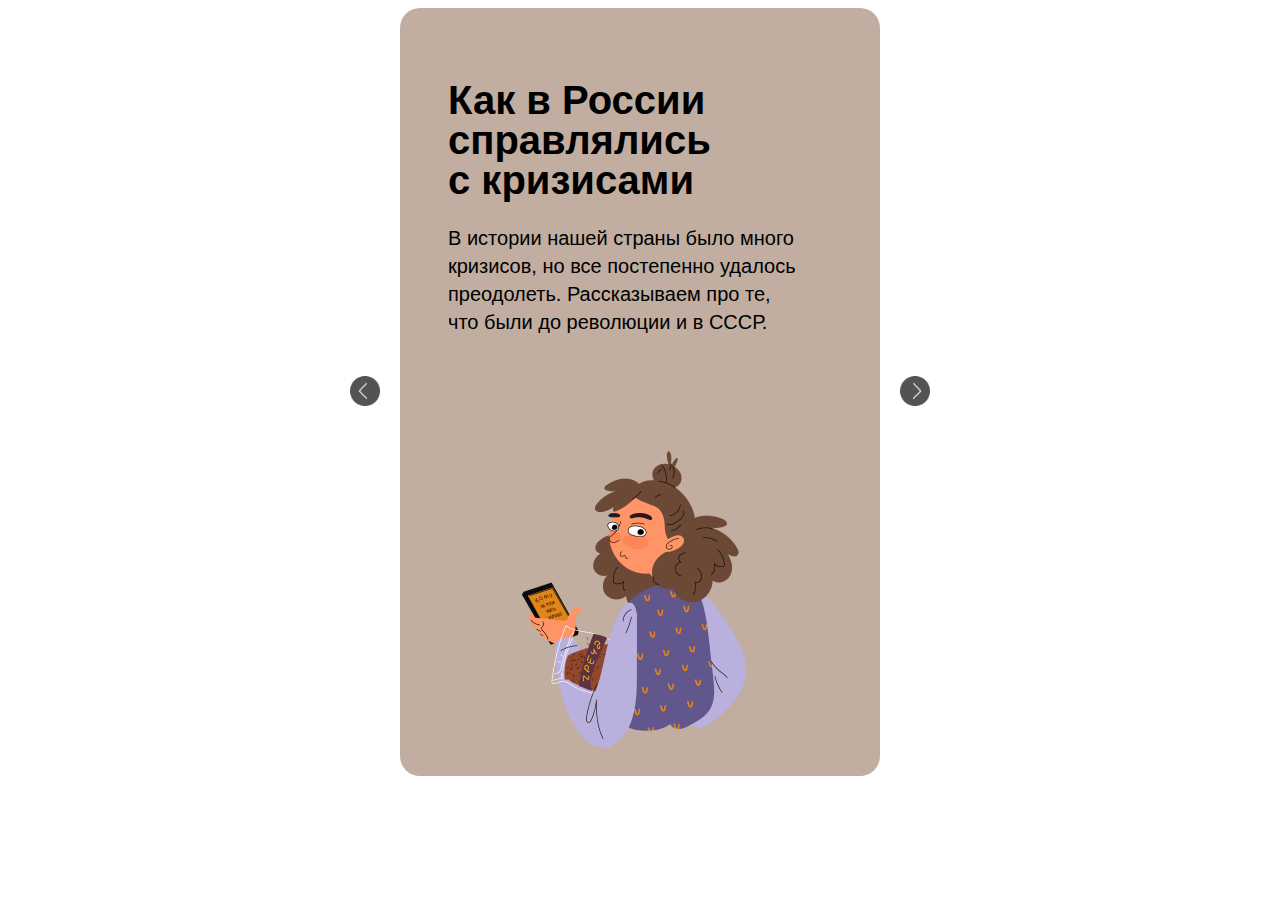
<file: index.html>
<!DOCTYPE html>
<html lang="en">

<head>
    <meta charset="UTF-8">
    <link rel="stylesheet" href="design.css">
    <meta name="viewport" content="width=device-width, initial-scale=1.0">
    <title>Как спраплялись с кризисами</title>
</head>

<body>
    <form action="fifthPage.html">
        <button class="left"></button>
    </form>
    <div class="firstSlide">
        <p1 class="title">Как в России справлялись<br>с кризисами</p1>
        <p2 class="text">В истории нашей страны было много<br>кризисов, но все постепенно удалось<br>преодолеть.
            Рассказываем про те,<br>что были до революции и в СССР.</p2>
    </div>
    <form action="secondPage.html">
        <button class="right"></button>
    </form>
</body>
</file>
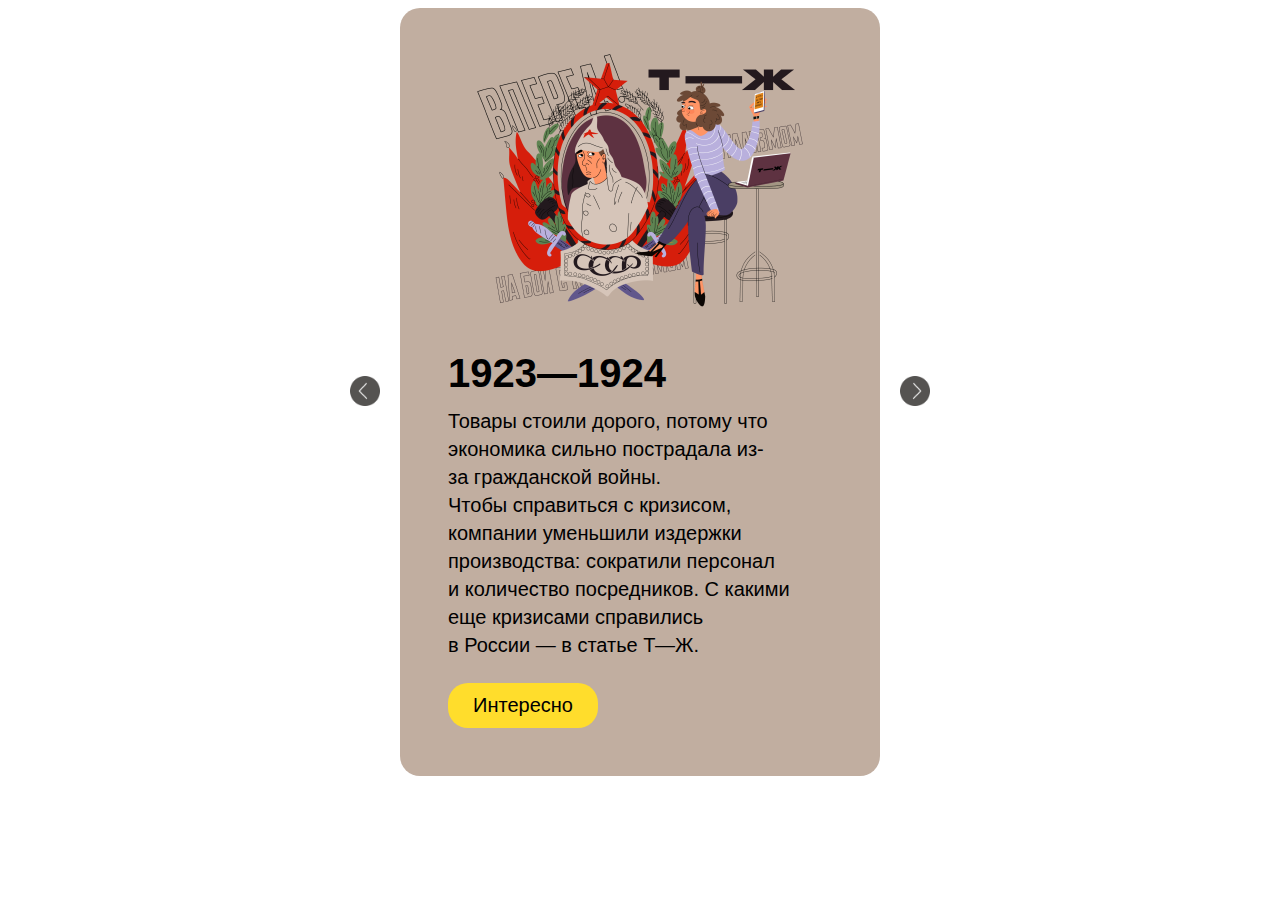
<file: fifthPage.html>
<!DOCTYPE html>
<html lang="en">

<head>
    <meta charset="UTF-8">
    <link rel="stylesheet" href="design.css">
    <meta name="viewport" content="width=device-width, initial-scale=1.0">
    <title>Как спраплялись с кризисами</title>
</head>

<body>
    <form action="fourthPage.html">
        <button class="left"></button>
    </form>
    <div class="fifthSlide">
        <form action="https://t-j.ru/short/arctic-fox/?utm_source=stories&utm_medium=mobile&utm_campaign=7784"
            target="_blank">
            <button class="yellowbtn">Интересно</button>
        </form>
        <p10 class="text">Товары стоили дорого, потому что<br>экономика сильно пострадала из-<br>за гражданской
            войны.<br>Чтобы справиться с кризисом,<br>компании уменьшили издержки<br>производства: сократили
            персонал<br>и количество посредников. С какими<br>еще кризисами справились<br>в России — в статье Т⁠—⁠Ж.
        </p10>
        <p9 class="title">1923—1924</p9>
    </div>
    <form action="index.html">
        <button class="right"></button>
    </form>
</body>
</file>
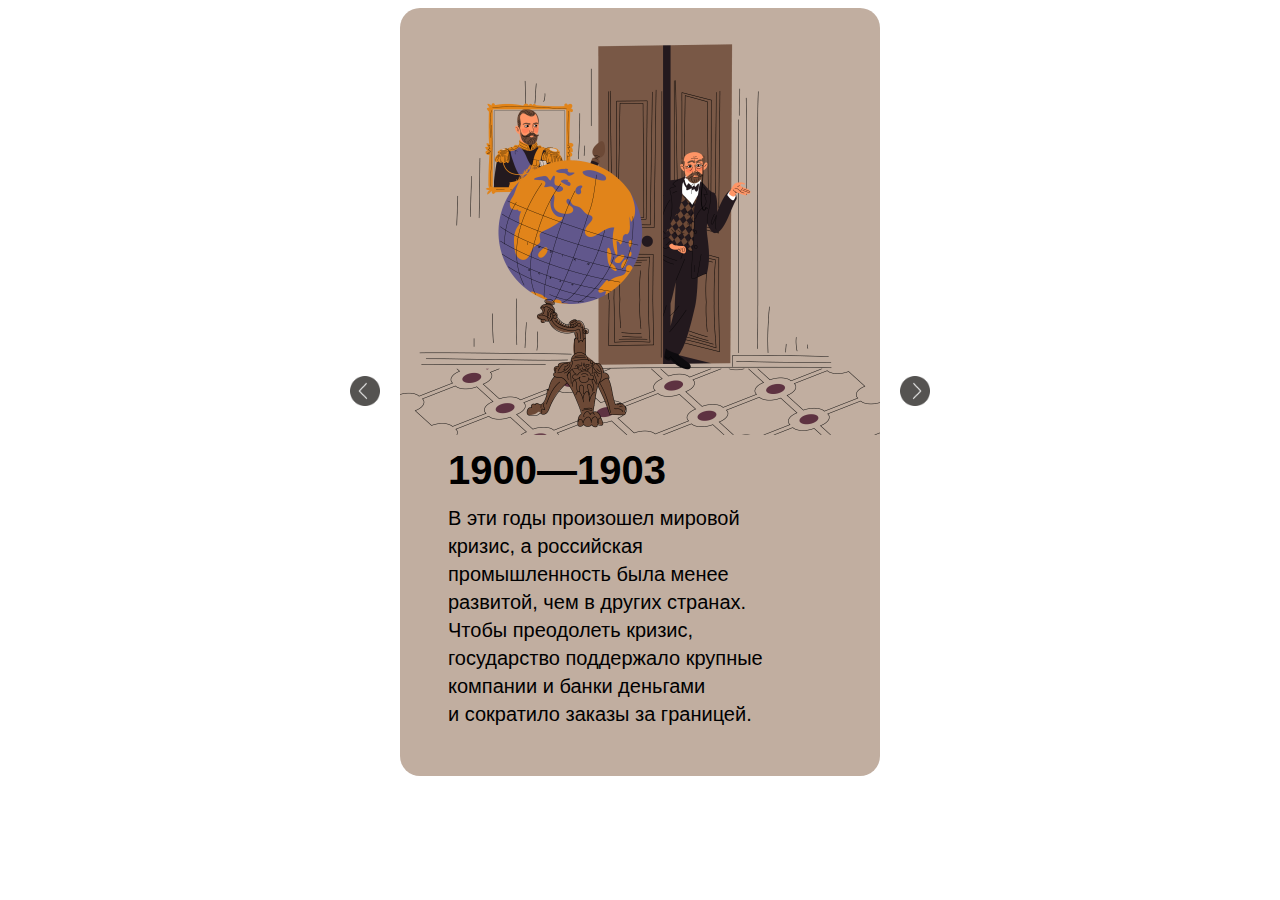
<file: fourthPage.html>
<!DOCTYPE html>
<html lang="en">

<head>
    <meta charset="UTF-8">
    <link rel="stylesheet" href="design.css">
    <meta name="viewport" content="width=device-width, initial-scale=1.0">
    <title>Как спраплялись с кризисами</title>
</head>

<body>
    <form action="thirdPage.html">
        <button class="left"></button>
    </form>
    <div class="fourthSlide">
        <p8 class="text">В эти годы произошел мировой<br>кризис, а российская<br>промышленность была менее<br>развитой,
            чем в других странах.<br>Чтобы преодолеть кризис,<br>государство поддержало крупные<br>компании и банки
            деньгами<br>и сократило заказы за границей.</p8>
        <p7 class="title">1900—1903</p7>
    </div>
    <form action="fifthPage.html">
        <button class="right"></button>
    </form>
</body>
</file>
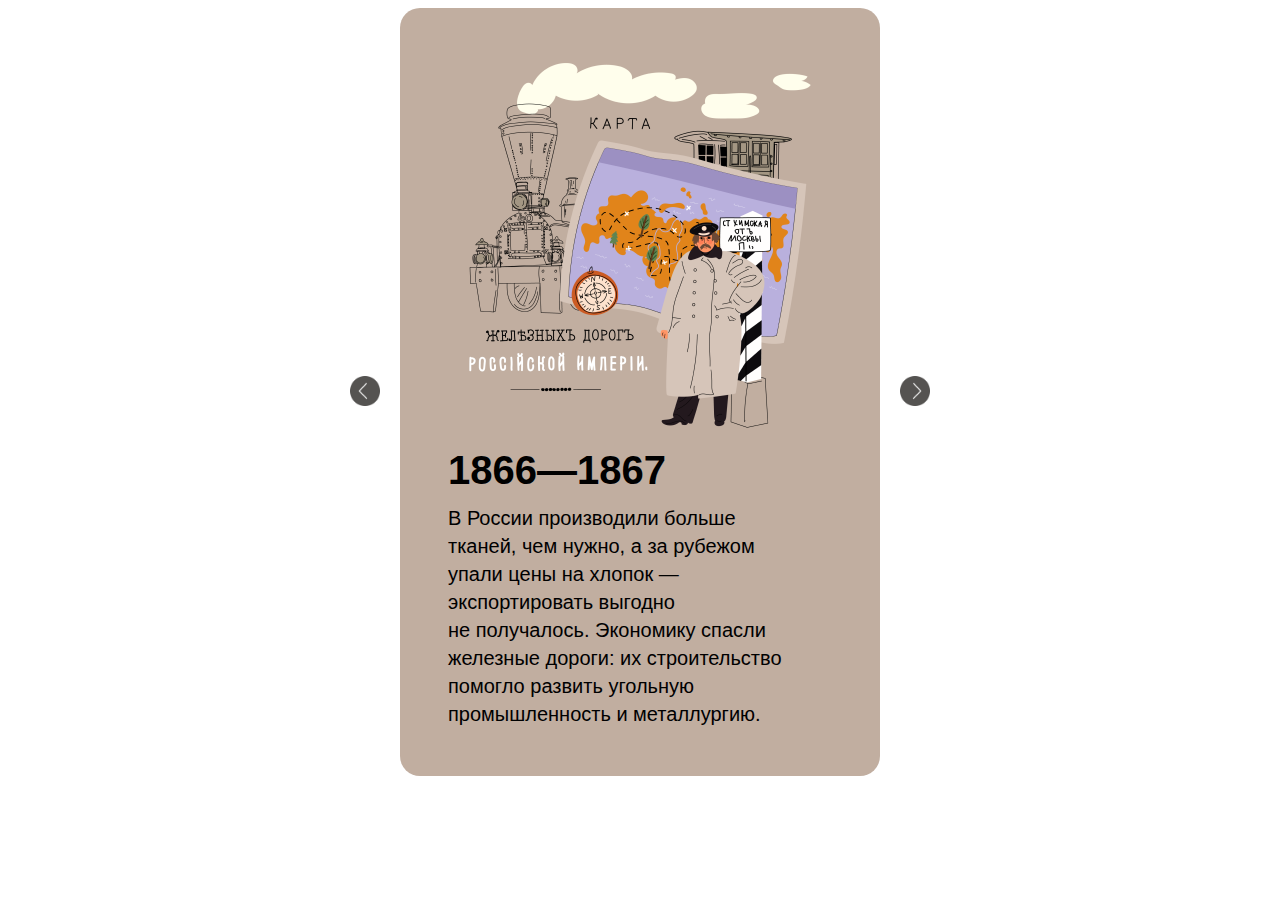
<file: secondPage.html>
<!DOCTYPE html>
<html lang="en">

<head>
    <meta charset="UTF-8">
    <link rel="stylesheet" href="design.css">
    <meta name="viewport" content="width=device-width, initial-scale=1.0">
    <title>Как спраплялись с кризисами</title>
</head>

<body>
    <form action="index.html">
        <button class="left"></button>
    </form>
    <div class="secondSlide">

        <p4 class="text">В России производили больше<br>тканей, чем нужно, а за рубежом<br>упали цены на хлопок
            —<br>экспортировать выгодно<br>не получалось. Экономику спасли<br>железные дороги: их
            строительство<br>помогло развить угольную<br>промышленность и металлургию.</p4>
        <p3 class="title">1866—1867</p3>
    </div>
    <form action="thirdPage.html">
        <button class="right"></button>
    </form>
</body>
</file>
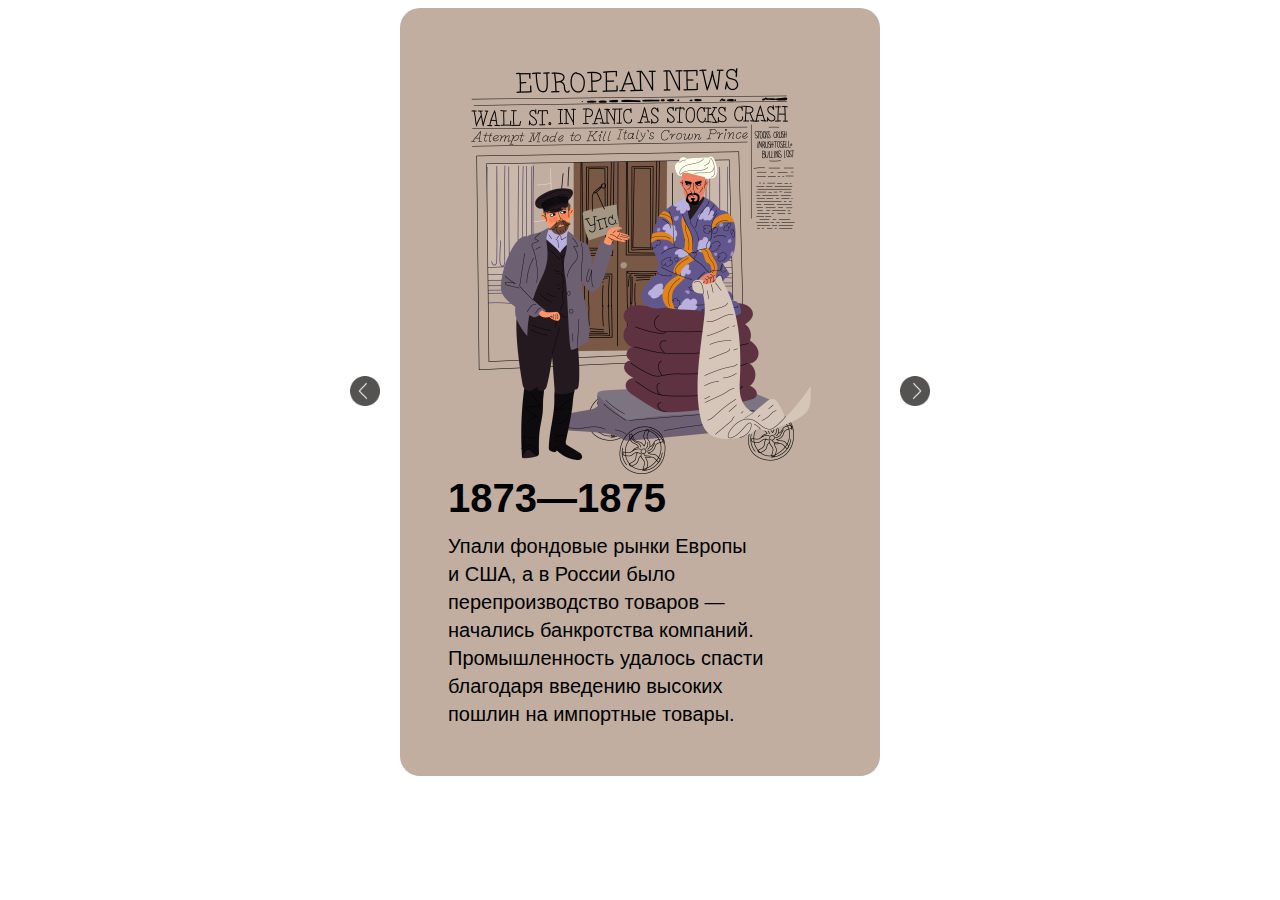
<file: thirdPage.html>
<!DOCTYPE html>
<html lang="en">
<head>
    <meta charset="UTF-8">
    <link rel="stylesheet" href="design.css">
    <meta name="viewport" content="width=device-width, initial-scale=1.0">
    <title>Как спраплялись с кризисами</title>
</head>
<body>
    <form action="secondPage.html">
        <button class="left"></button>
    </form>
    <div class="thirdSlide">
        <p6 class="text">Упали фондовые рынки Европы<br>и США, а в России было<br>перепроизводство товаров —<br>начались банкротства компаний.<br>Промышленность удалось спасти<br>благодаря введению высоких<br>пошлин на импортные товары.</p6>
        <p5 class="title">1873—1875</p5>
    </div>
    <form action="fourthPage.html">
        <button class="right"></button>
    </form>
</file>
<file: design.css>
body {
    display: flex;
    flex-wrap: nowrap;
    flex-direction: row;
    gap: 20px;
    box-sizing: border-box;
    justify-content: center;
    align-items: center;
}

.firstSlide {
    display: flex;
    flex-wrap: nowrap;
    flex-direction: column;
    border-radius: 20px;
    background-image: url('image/crisis-1.png');
    background-position: center;
    background-repeat: no-repeat;
    background-size: contain;
    height: 768px;
    width: 480px;
}

.secondSlide {
    display: flex;
    flex-wrap: nowrap;
    flex-direction: column-reverse;
    border-radius: 20px;
    background-image: url('image/crisis-2.png');
    background-position: cover;
    background-repeat: no-repeat;
    background-size: contain;
    height: 768px;
    width: 480px;
}

.thirdSlide {
    display: flex;
    flex-wrap: nowrap;
    flex-direction: column-reverse;
    border-radius: 20px;
    background-image: url('image/crisis-3.png');
    background-position: cover;
    background-repeat: no-repeat;
    background-size: contain;
    height: 768px;
    width: 480px;
}

.fourthSlide {
    display: flex;
    flex-wrap: nowrap;
    flex-direction: column-reverse;
    border-radius: 20px;
    background-image: url('image/crisis-4.png');
    background-position: cover;
    background-repeat: no-repeat;
    background-size: contain;
    height: 768px;
    width: 480px;
}

.fifthSlide {
    display: flex;
    flex-wrap: nowrap;
    flex-direction: column-reverse;
    border-radius: 20px;
    background-image: url('image/crisis-5.png');
    background-position: cover;
    background-repeat: no-repeat;
    background-size: contain;
    height: 768px;
    width: 480px;
}

.left {
    width: 30px;
    height: 30px;
    background-image: url('image/left.png');
    background-color: transparent;
    background-position: cover;
    background-repeat: no-repeat;
    background-size: cover;
    border: none;
}

.right {
    width: 30px;
    height: 30px;
    background-image: url('image/right.png');
    background-color: transparent;
    background-position: cover;
    background-repeat: no-repeat;
    background-size: cover;
    border: none;
}

.title {
    font-family: montserrat, sans-serif;
    font-weight: 900;
    font-size: 40px;
    color: black;
    line-height: 1;
}

.text {
    font-family: montserrat, sans-serif;
    font-weight: 100;
    font-size: 20px;
    color: black;
}

p1 {
    margin-top: 15%;
    margin-left: 10%;
    line-height: 1.4;
}

p2 {
    margin-left: 10%;
    margin-top: 5%;
    line-height: 1.4;
}

p3 {
    margin-bottom: 3%;
    margin-left: 10%;
    line-height: 1.4;
}

p4 {
    margin-bottom: 10%;
    margin-left: 10%;
    line-height: 1.4;
}

p5 {
    margin-bottom: 3%;
    margin-left: 10%;
    line-height: 1.4;
}

p6 {
    margin-bottom: 10%;
    margin-left: 10%;
    line-height: 1.4;
}

p7 {
    margin-bottom: 3%;
    margin-left: 10%;
    line-height: 1.4;
}

p8 {
    margin-bottom: 10%;
    margin-left: 10%;
    line-height: 1.4;
}

p9 {
    margin-bottom: 3%;
    margin-left: 10%;
    line-height: 1.4;
}

p10 {
    margin-bottom: 5%;
    margin-left: 10%;
    line-height: 1.4;
}

.yellowbtn {
    background-color: #FFDD2C;
    border: none;
    border-radius: 20px;
    height: 45px;
    width: 150px;
    font-family: montserrat, sans-serif;
    font-weight: 100;
    font-size: 20px;
    color: black;
    margin-bottom: 10%;
    margin-left: 10%;
    cursor: pointer;
}
</file>
